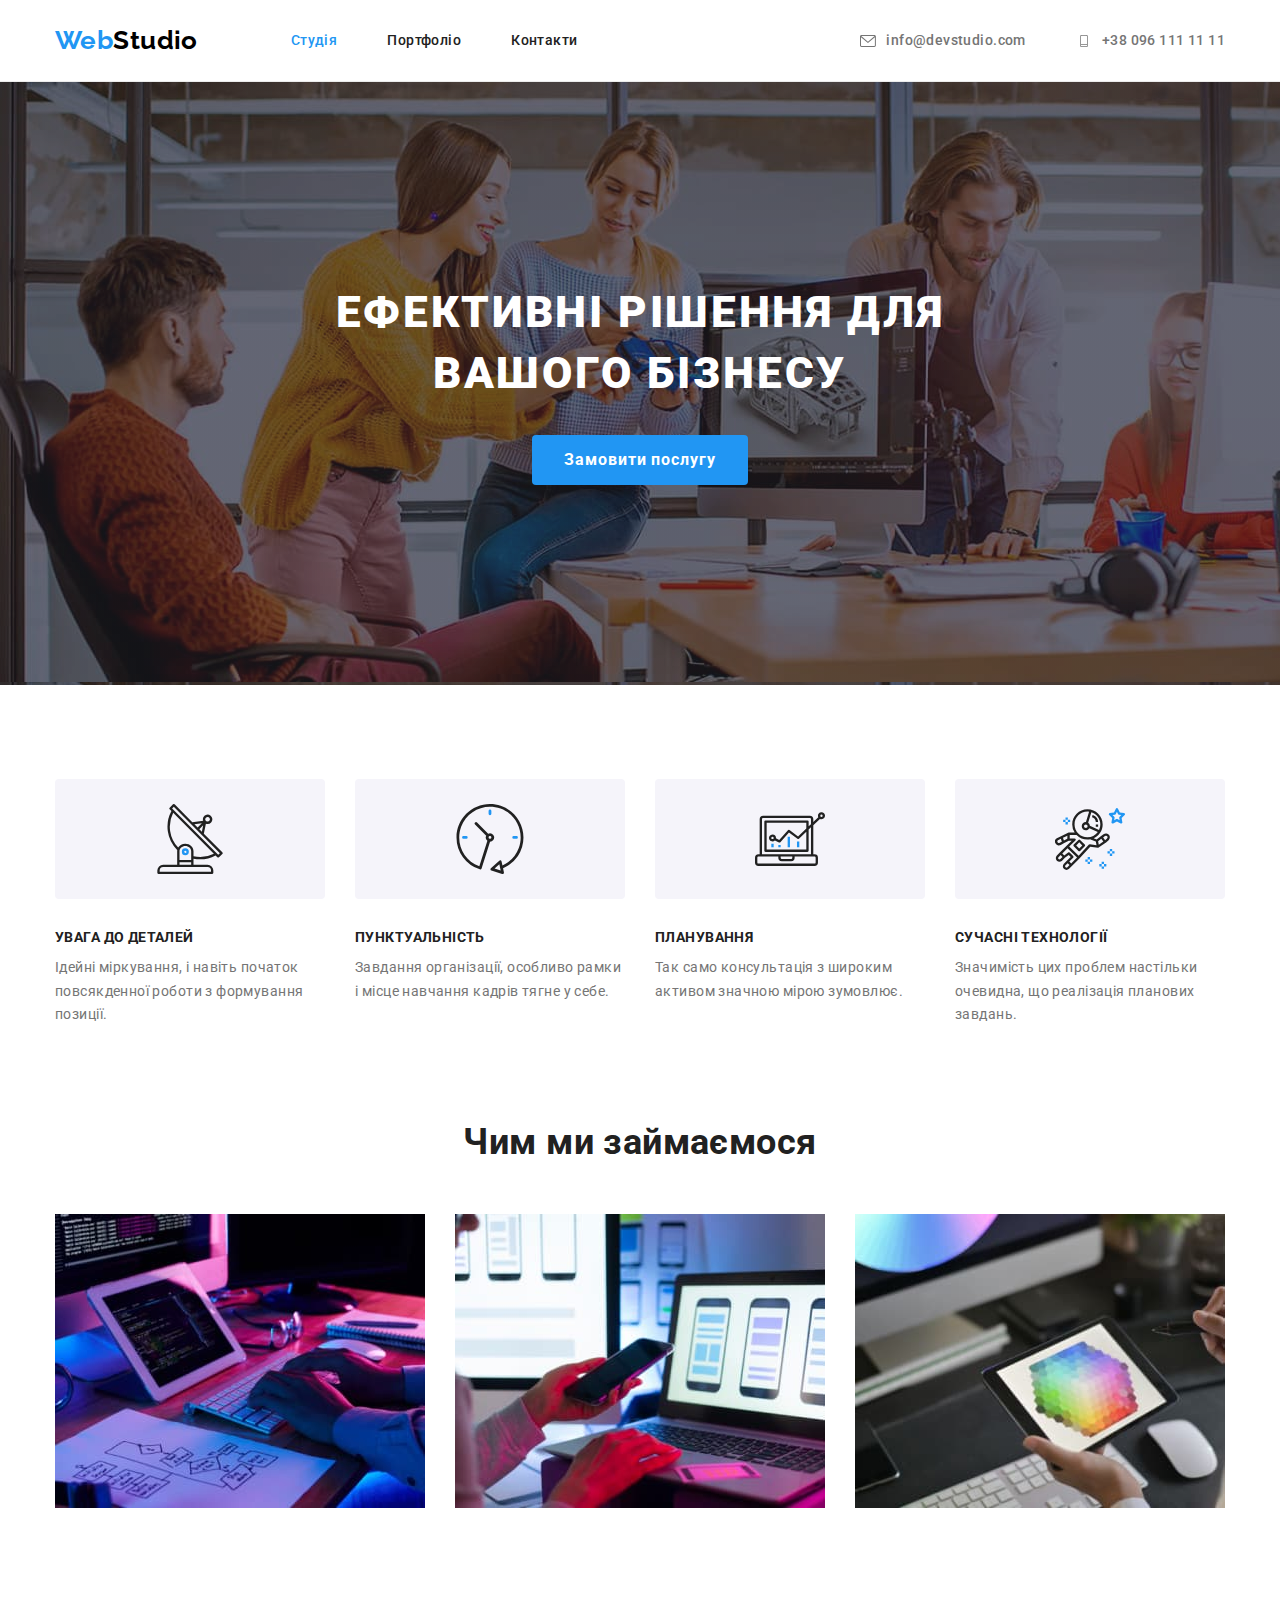
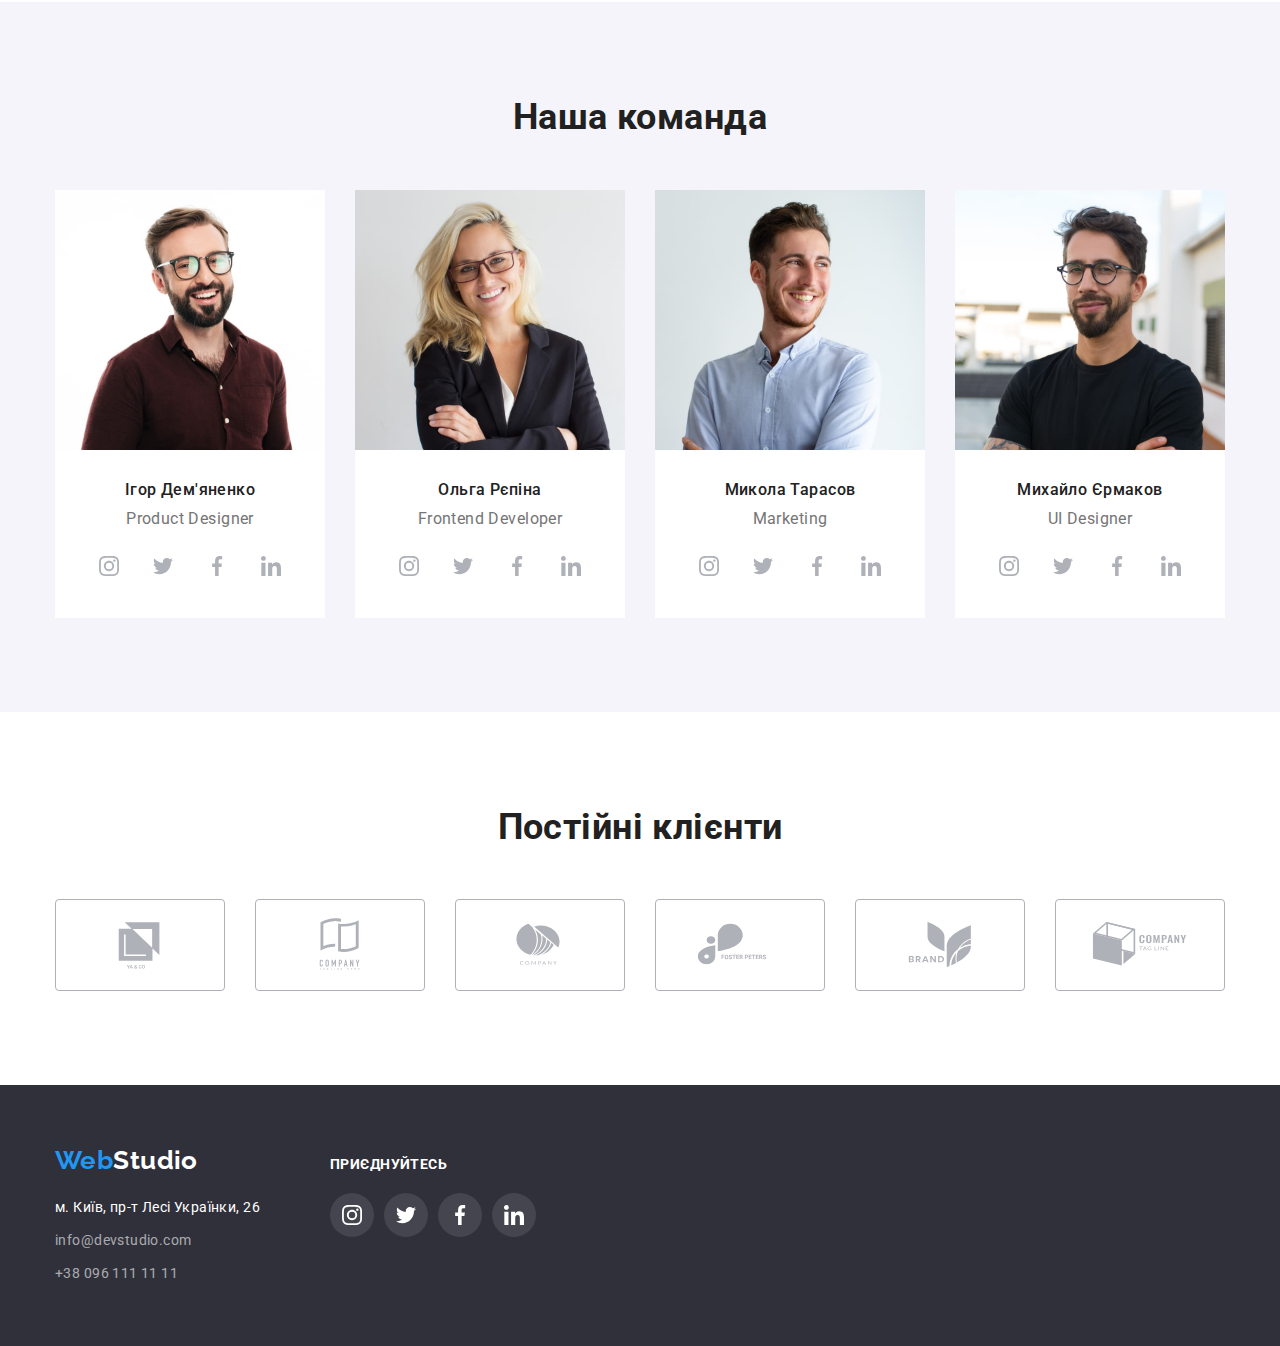
<file: index.html>
<!DOCTYPE html>
<html lang="uk">
  <head>
    <meta charset="UTF-8" />
    <meta http-equiv="X-UA-Compatible" content="IE=edge" />
    <meta name="viewport" content="width=device-width, initial-scale=1.0" />
    <title>Веб Студія</title>
    <link rel="preconnect" href="https://fonts.googleapis.com" />
    <link rel="preconnect" href="https://fonts.gstatic.com" crossorigin />
    <link
      href="https://fonts.googleapis.com/css2?family=Raleway:wght@700&family=Roboto:wght@400;500;700;900&display=swap"
      rel="stylesheet"
    />
    <link
      rel="stylesheet"
      href="https://cdnjs.cloudflare.com/ajax/libs/modern-normalize/1.1.0/modern-normalize.min.css"
    />
    <link rel="stylesheet" href="./css/style.css" />
  </head>
  <body>
    <header class="header">
      <div class="container main-nav">
        <nav class="main-nav">
          <a href="./index.html" class="logo" lang="en"
            ><span class="web">Web</span>Studio</a
          >
          <ul class="menu">
            <li class="item">
              <a href="./index.html" class="link current">Студія</a>
            </li>
            <li class="item">
              <a href="./portfolio.html" class="link">Портфоліо</a>
            </li>
            <li class="item"><a href="" class="link">Контакти</a></li>
          </ul>
        </nav>
        <ul class="contact-header">
          <li class="item mail">
            <a href="mailto:info@devstudio.com" class="link"
              >
              <svg class="cont">
                <use href="./images/icons.svg#icon-mail"></use>
              </svg>
              info@devstudio.com</a
            >
          </li>
          <li class="item tel">
            <a href="tel:+380961111111" class="link"> <svg class="cont">
              <use href="./images/icons.svg#icon-tel"></use>
            </svg>+38 096 111 11 11</a>
          </li>
        </ul>
      </div>
    </header>
    <main>
      <section class="hero">
        <div class="container">
          <h1 class="hero-title">Ефективні рішення для вашого бізнесу</h1>
          <button type="button" class="hero-button">Замовити послугу</button>
        </div>
      </section>
      <section class="section section-studia plus">
        <div class="container">
          <h2 class="title none">Наші плюси</h2>
          <ul class="pluses">
            <li class="pluses-box">
              <div class="icon-pluses-box">
                <svg class="icon-pluses">
                  <use
                    href="./images/icons.svg#icon-antenna"></use>
                </svg>
              </div>
              <h3 class="small-title">увага до деталей</h3>
              <p class="text">
                Ідейні міркування, і навіть початок повсякденної роботи з
                формування позиції.
              </p>
            </li>
            <li class="pluses-box">
              <div class="icon-pluses-box">
                  <svg class="icon-pluses">
                      <use href="./images/icons.svg#icon-clock"></use>
                    </svg>
              </div>
              <h3 class="small-title">пунктуальність</h3>
              <p class="text">
                Завдання організації, особливо рамки і місце навчання кадрів
                тягне у себе.
              </p>
            </li>
            <li class="pluses-box">
              <div class="icon-pluses-box">
                <svg class="icon-pluses">
                    <use href="./images/icons.svg#icon-diagram"></use>
                  </svg>
            </div>
              <h3 class="small-title">планування</h3>
              <p class="text">
                Так само консультація з широким активом значною мірою зумовлює.
              </p>
            </li>
            <li class="pluses-box">
              <div class="icon-pluses-box">
                <svg class="icon-pluses">
                    <use href="./images/icons.svg#icon-astronaut"></use>
                  </svg>
            </div>
              <h3 class="small-title">сучасні технології</h3>
              <p class="text">
                Значимість цих проблем настільки очевидна, що реалізація
                планових завдань.
              </p>
            </li>
          </ul>
        </div>
      </section>
      <section class="section section-studia">
        <div class="container work">
          <h2 class="title">Чим ми займаємося</h2>
          <ul class="list">
            <li>
              <img src="./images/web.jpg" alt="веб розробка" width="370" />
            </li>
            <li>
              <img src="./images/development.jpg" alt="розробка" width="370" />
            </li>
            <li>
              <img src="./images/design.jpg" alt="веб дизайн" width="370" />
            </li>
          </ul>
        </div>
      </section>
      <section class="section section-studia section-team">
        <div class="container">
          <h2 class="title">Наша команда</h2>
          <ul class="team">
            <li class="listed">
              <img src="./images/igor.jpg" alt="Ігор Дем'яненко" width="270" />
              <div class="team-list">
                <h3 class="name">Ігор Дем'яненко</h3>
              <p class="job" lang="en">Product Designer</p>
              <ul class="social-sites">
                <li>
                  <a href="https://www.instagram.com/" target="_blank" rel="noreferrer noopener" class="social-sites-link">        
                  <svg class="social-icon">
                    <use href="./images/icons.svg#icon-instagram"></use>
                  </svg>
              </a>
            </li>
               <li>
                <a href="https://twitter.com/?lang=ru" target="_blank" rel="noreferrer noopener" class="social-sites-link">
                  <svg class="social-icon">
                    <use href="./images/icons.svg#icon-twitter"></use>
                  </svg>
                </a>
               </li>
                <li>
                  <a href="https://uk-ua.facebook.com/" target="_blank" rel="noreferrer noopener" class="social-sites-link">
                    <svg class="social-icon">
                      <use href="./images/icons.svg#icon-facebook"></use>
                    </svg>
                  </a>
                </li>
                <li>
                  <a href="https://ua.linkedin.com/" target="_blank" rel="noreferrer noopener" class="social-sites-link">
                    <svg class="social-icon">
                      <use href="./images/icons.svg#icon-linkedin"></use>
                    </svg>
                  </a>
                </li>
              </ul>
              </div>
            </li>
            <li class="listed">
              <img src="./images/olga.jpg" alt="Ольга Рєпіна" width="270" />
              <div class="team-list">
              <h3 class="name">Ольга Рєпіна</h3>
              <p class="job" lang="en">Frontend Developer</p>
              <ul class="social-sites">
                <li>
                  <a href="https://www.instagram.com/" target="_blank" rel="noreferrer noopener" class="social-sites-link">        
                  <svg class="social-icon">
                    <use href="./images/icons.svg#icon-instagram"></use>
                  </svg>
              </a>
            </li>
               <li>
                <a href="https://twitter.com/?lang=ru" target="_blank" rel="noreferrer noopener" class="social-sites-link">
                  <svg class="social-icon">
                    <use href="./images/icons.svg#icon-twitter"></use>
                  </svg>
                </a>
               </li>
                <li>
                  <a href="https://uk-ua.facebook.com/" target="_blank" rel="noreferrer noopener" class="social-sites-link">
                    <svg class="social-icon">
                      <use href="./images/icons.svg#icon-facebook"></use>
                    </svg>
                  </a>
                </li>
                <li>
                  <a href="https://ua.linkedin.com/" target="_blank" rel="noreferrer noopener" class="social-sites-link">
                    <svg class="social-icon">
                      <use href="./images/icons.svg#icon-linkedin"></use>
                    </svg>
                  </a>
                </li>
              </ul>
            </div>
            </li>
            <li class="listed">
              <img src="./images/mikola.jpg" alt="Микола Тарасов" width="270" />
              <div class="team-list">
              <h3 class="name">Микола Тарасов</h3>
              <p class="job" lang="en">Marketing</p>
              <ul class="social-sites">
                <li>
                  <a href="https://www.instagram.com/" target="_blank" rel="noreferrer noopener" class="social-sites-link">        
                  <svg class="social-icon">
                    <use href="./images/icons.svg#icon-instagram"></use>
                  </svg>
              </a>
            </li>
               <li>
                <a href="https://twitter.com/?lang=ru" target="_blank" rel="noreferrer noopener" class="social-sites-link">
                  <svg class="social-icon">
                    <use href="./images/icons.svg#icon-twitter"></use>
                  </svg>
                </a>
               </li>
                <li>
                  <a href="https://uk-ua.facebook.com/" target="_blank" rel="noreferrer noopener" class="social-sites-link">
                    <svg class="social-icon">
                      <use href="./images/icons.svg#icon-facebook"></use>
                    </svg>
                  </a>
                </li>
                <li>
                  <a href="https://ua.linkedin.com/" target="_blank" rel="noreferrer noopener" class="social-sites-link">
                    <svg class="social-icon">
                      <use href="./images/icons.svg#icon-linkedin"></use>
                    </svg>
                  </a>
                </li>
              </ul>
            </div>
            </li>
            <li class="listed">
              <img src="./images/micha.jpg" alt="Михайло Єрмаков" width="270" />
              <div class="team-list">
              <h3 class="name">Михайло Єрмаков</h3>
              <p class="job" lang="en">UI Designer</p>
              <ul class="social-sites">
                <li>
                  <a href="https://www.instagram.com/" target="_blank" rel="noreferrer noopener" class="social-sites-link">        
                  <svg class="social-icon">
                    <use href="./images/icons.svg#icon-instagram"></use>
                  </svg>
              </a>
            </li>
               <li>
                <a href="https://twitter.com/?lang=ru" target="_blank" rel="noreferrer noopener" class="social-sites-link">
                  <svg class="social-icon">
                    <use href="./images/icons.svg#icon-twitter"></use>
                  </svg>
                </a>
               </li>
                <li>
                  <a href="https://uk-ua.facebook.com/" target="_blank" rel="noreferrer noopener" class="social-sites-link">
                    <svg class="social-icon">
                      <use href="./images/icons.svg#icon-facebook"></use>
                    </svg>
                  </a>
                </li>
                <li>
                  <a href="https://ua.linkedin.com/" target="_blank" rel="noreferrer noopener" class="social-sites-link">
                    <svg class="social-icon">
                      <use href="./images/icons.svg#icon-linkedin"></use>
                    </svg>
                  </a>
                </li>
              </ul>
            </li>
          </ul>
        </div>
        </div>
      </section>
      <section class="section section-studia sectin-clients">
        <div class="container">
        <h2 class="title">Постійні клієнти</h2>
        <ul class="clients-list">
          <li class="client-list">
            <a href="" class="clients-link">        
              <svg class="clients-icon">
                <use href="./images/icons.svg#icon-client-1"></use>
              </svg>
          </a>
          </li>
          <li class="client-list">
            <a href="" class="clients-link">        
              <svg class="clients-icon">
                <use href="./images/icons.svg#icon-client-2"></use>
              </svg>
          </a>
          </li>
        <li class="client-list">
          <a href="" class="clients-link">        
            <svg class="clients-icon">
              <use href="./images/icons.svg#icon-client-3"></use>
            </svg>
        </a>
        </li>
      <li class="client-list">
        <a href="" class="clients-link">        
          <svg class="clients-icon">
            <use href="./images/icons.svg#icon-client-4"></use>
          </svg>
      </a>
      </li>
    <li class="client-list">
      <a href="" class="clients-link">        
        <svg class="clients-icon">
          <use href="./images/icons.svg#icon-client-5"></use>
        </svg>
    </a>
    </li>
  <li class="client-list">
    <a href="" class="clients-link">        
      <svg class="clients-icon">
        <use href="./images/icons.svg#icon-client-6"></use>
      </svg>
  </a>
  </li>
        </ul>
        </div>
      </section>
    </main>
    <footer class="footer">
      <div class="container footer-container">
        <div>
        <a href="./index.html" lang="en" class="logo-footer"
          ><span class="web">Web</span>Studio</a
        >
        <address>
          <ul class="contact-footer">
            <li class="address">
              <a
                href="https://www.google.com/maps/d/viewer?hl=ru&ie=UTF8&msa=0&ll=50.43647800000004%2C30.527334000000003&spn=0%2C0&source=embed&mid=1IC2cPqot0qdUVytNvd6RFveTOpM&z=17"
                target="_blank"
                rel="noreferrer noopener"
                class="link address"
                >м. Київ, пр-т Лесі Українки, 26</a
              >
            </li>
            <li class="address">
              <a href="mailto:info@devstudio.com" class="link"
                >info@devstudio.com</a
              >
            </li>
            <li>
              <a href="tel:+380961111111" class="link last"
                >+38 096 111 11 11</a
              >
            </li>
          </ul>
        </address>
      </div>
        <div class="social-footer"><p class="join">приєднуйтесь</p>
        <ul class="social-sites-footer">
          <li class="soc">
            <a href="https://www.instagram.com/" target="_blank" rel="noreferrer noopener"  class="social-sites-link">        
              <svg class="social-icon">
                <use href="./images/icons.svg#icon-instagram"></use>
              </svg>
          </a>
          </li>
          <li class="soc">
            <a href="https://twitter.com/?lang=ru" target="_blank" rel="noreferrer noopener" class="social-sites-link">
              <svg class="social-icon">
                <use href="./images/icons.svg#icon-twitter"></use>
              </svg>
            </a>
          </li>
          <li class="soc">
            <a href="https://uk-ua.facebook.com/" target="_blank" rel="noreferrer noopener" class="social-sites-link">
              <svg class="social-icon">
                <use href="./images/icons.svg#icon-facebook"></use>
              </svg>
            </a>
          </li>
          <li class="soc">
            <a href="https://ua.linkedin.com/" target="_blank" rel="noreferrer noopener" class="social-sites-link">
              <svg class="social-icon">
                <use href="./images/icons.svg#icon-linkedin"></use>
              </svg>
            </a>
          </li>
        </ul>
        </div>
      </div>
    </footer>
  </body>
</html>
</file>
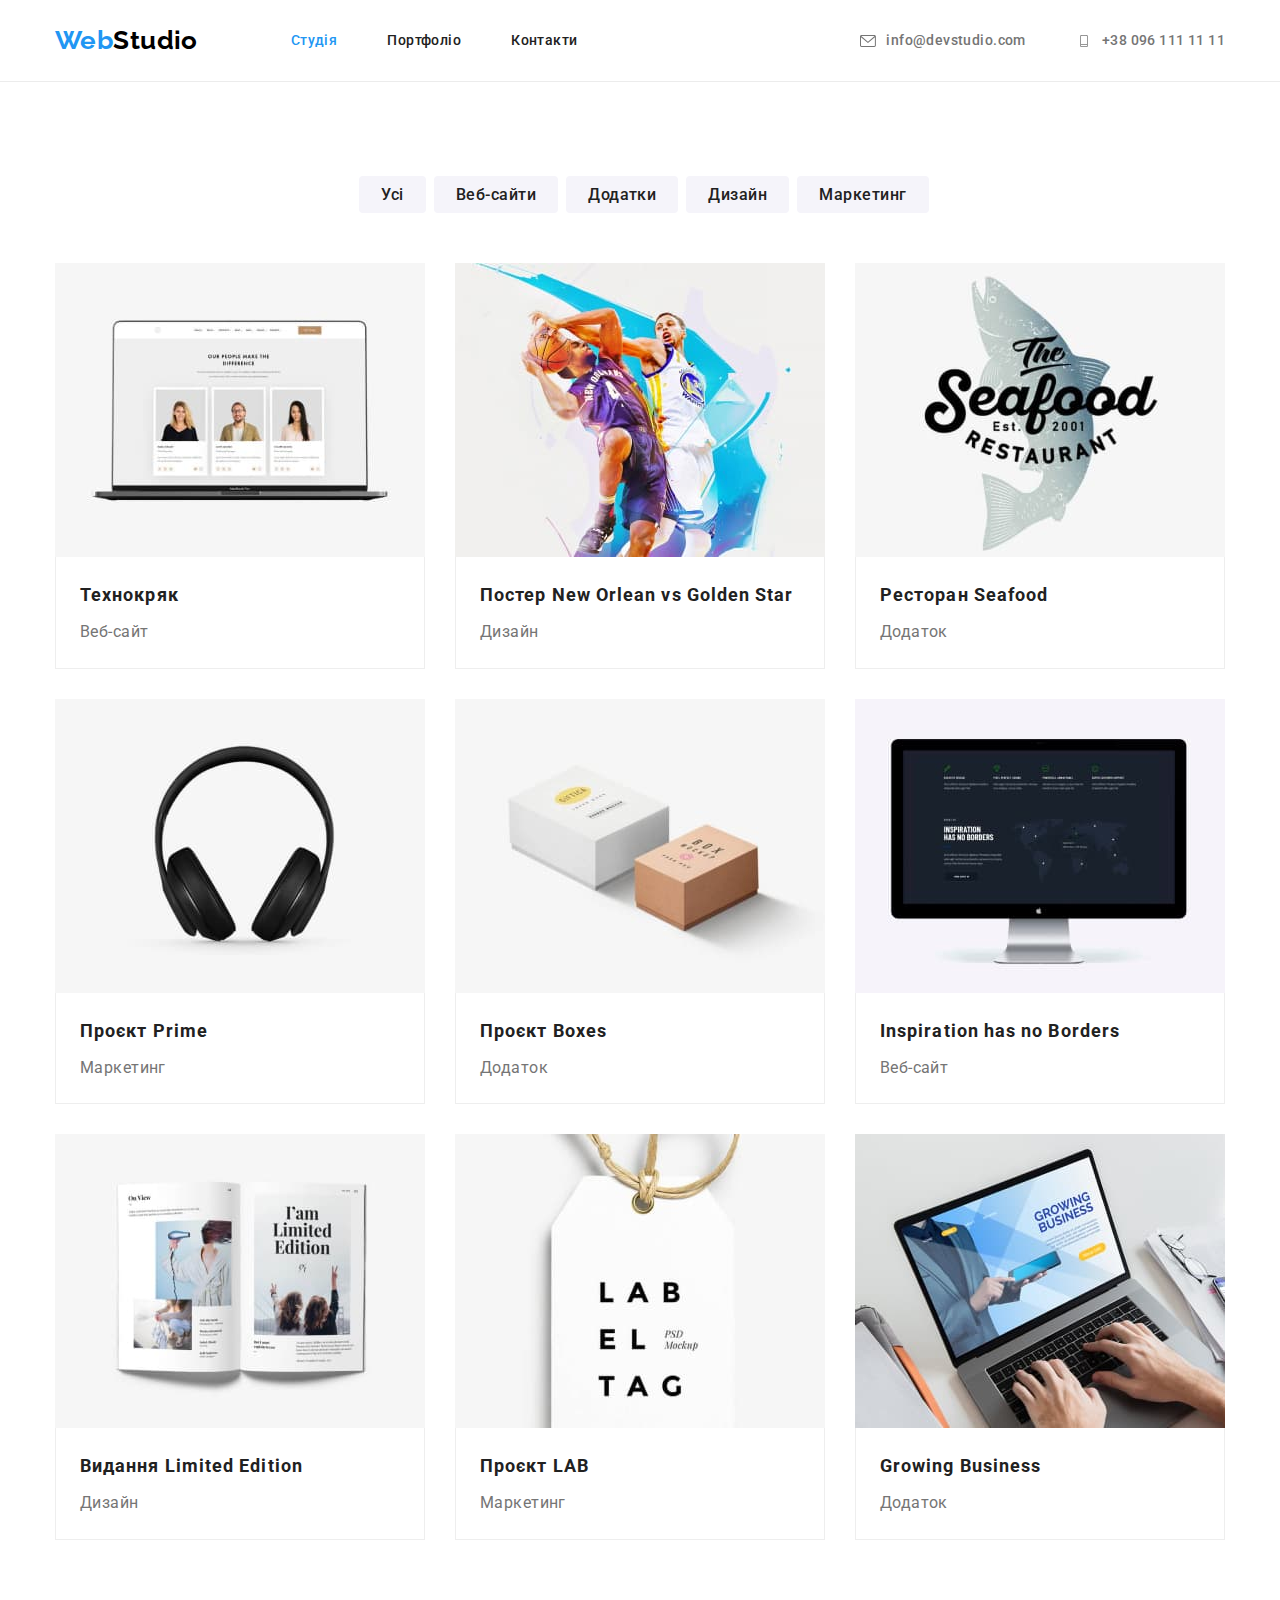
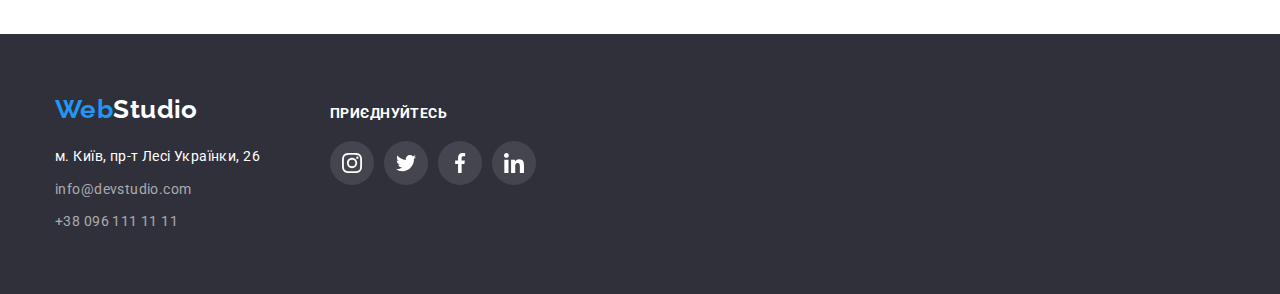
<file: portfolio.html>
<!DOCTYPE html>
<html lang="uk">
  <head>
    <meta charset="UTF-8" />
    <meta http-equiv="X-UA-Compatible" content="IE=edge" />
    <meta name="viewport" content="width=device-width, initial-scale=1.0" />
    <title>Портфоліо</title>
    <link rel="preconnect" href="https://fonts.googleapis.com" />
    <link rel="preconnect" href="https://fonts.gstatic.com" crossorigin />
    <link
      href="https://fonts.googleapis.com/css2?family=Raleway:wght@700&family=Roboto:wght@400;500;700;900&display=swap"
      rel="stylesheet" />
      <link rel="stylesheet" href="https://cdnjs.cloudflare.com/ajax/libs/modern-normalize/1.1.0/modern-normalize.min.css">
    <link rel="stylesheet" href="./css/style.css" />
  </head>
  <body>
    <header class="header">
      <div class="container main-nav">
        <nav class="main-nav">
          <a href="./index.html" class="logo" lang="en"
            ><span class="web">Web</span>Studio</a
          >
          <ul class="menu">
            <li class="item">
              <a href="./index.html" class="link current">Студія</a>
            </li>
            <li class="item">
              <a href="./portfolio.html" class="link">Портфоліо</a>
            </li>
            <li class="item"><a href="" class="link">Контакти</a></li>
          </ul>
        </nav>
        <ul class="contact-header">
          <li class="item mail">
            <a href="mailto:info@devstudio.com" class="link"
              >
              <svg class="cont">
                <use href="./images/icons.svg#icon-mail"></use>
              </svg>
              info@devstudio.com</a
            >
          </li>
          <li class="item tel">
            <a href="tel:+380961111111" class="link"> <svg class="cont">
              <use href="./images/icons.svg#icon-tel"></use>
            </svg>+38 096 111 11 11</a>
          </li>
        </ul>
      </div>
    </header>
    <main>
      <section class="section">
      <h1 class="none">список карток</h1>
      <div class="container">
        <ul class="filtrs">
          <li><button type="button" class="button">Усі</button></li>
          <li><button type="button" class="button">Веб-сайти</button></li>
          <li><button type="button" class="button">Додатки</button></li>
          <li><button type="button" class="button">Дизайн</button></li>
          <li><button type="button" class="button">Маркетинг</button></li>
        </ul>
      </div>
        <div class="container">
          <ul class="list-filters">
            <li class="list-card">
              <a href="" class="card">
                <img src="./images/krayk.jpg" alt="Технокряк" width="370" />
                <div class="cards">
                  <h2 class="service-name">Технокряк</h2>
                <p class="service-type">Веб-сайт</p>
                </div>
              </a>
            </li>
            <li class="list-card">
              <a href="" class="card">
                <img src="./images/poster.jpg" alt="Постер" width="370" />
                <div class="cards">
                  <h2 class="service-name">
                    Постер <span lang="en">New Orlean vs Golden Star</span>
                  </h2>
                  <p class="service-type">Дизайн</p>
                </div>
              </a>
            </li>
            <li class="list-card">
              <a href="" class="card">
                <img src="./images/seafoot.jpg" alt="ресторан" width="370" />
                <div class="cards">
                  <h2 class="service-name">
                    Ресторан <span lang="en">Seafood</span>
                  </h2>
                  <p class="service-type">Додаток</p>
                </div>
              </a>
            </li>
            <li class="list-card">
              <a href="" class="card">
                <img src="./images/prime.jpg" alt="проєкти" width="370" />
                <div class="cards">
                  <h2 class="service-name">Проєкт <span lang="en">Prime</span></h2>
                <p class="service-type">Маркетинг</p>
                </div>
              </a>
            </li>
            <li class="list-card">
              <a href="" class="card">
                <img src="./images/boxes.jpg" alt="додатки" width="370" />
                <div class="cards">
                  <h2 class="service-name">Проєкт <span lang="en">Boxes</span></h2>
                <p class="service-type">Додаток</p>
                </div>
              </a>
            </li>
            <li class="list-card">
              <a href="" class="card">
                <img src="./images/inspiration.jpg" alt="веб-сайти" width="370" />
                <div class="cards">
                  <h2 class="service-name">
                    <span lang="en">Inspiration has no Borders</span>
                  </h2>
                  <p class="service-type">Веб-сайт</p>
                </div>
              </a>
            </li>
            <li class="list-card">
              <a href="" class="card">
                <img src="./images/limited.jpg" alt="видання" width="370" />
                <div class="cards">
                  <h2 class="service-name">
                    Видання <span lang="en">Limited Edition</span>
                  </h2>
                  <p class="service-type">Дизайн</p>
                </div>
              </a>
            </li>
            <li class="list-card">
              <a href="" class="card">
                <img src="./images/lab.jpg" alt="маркетинг" width="370" />
                <div class="cards">
                  <h2 class="service-name">Проєкт <span lang="en">LAB</span></h2>
                <p class="service-type">Маркетинг</p>
                </div>
              </a>
            </li>
            <li class="list-card">
              <a href="" class="card">
                <img src="./images/growing.jpg" alt="додаток" width="370" />
                <div class="cards">
                  <h2 class="service-name">
                    <span lang="en">Growing Business</span>
                  </h2>
                  <p class="service-type">Додаток</p>
                </div>
              </a>
            </li>
            
          </ul>
        </div>
      </section>
    </main>
    <footer class="footer">
      <div class="container footer-container">
        <div>
        <a href="./index.html" lang="en" class="logo-footer"
          ><span class="web">Web</span>Studio</a
        >
        <address>
          <ul class="contact-footer">
            <li class="address">
              <a
                href="https://www.google.com/maps/d/viewer?hl=ru&ie=UTF8&msa=0&ll=50.43647800000004%2C30.527334000000003&spn=0%2C0&source=embed&mid=1IC2cPqot0qdUVytNvd6RFveTOpM&z=17"
                target="_blank"
                rel="noreferrer noopener"
                class="link address"
                >м. Київ, пр-т Лесі Українки, 26</a
              >
            </li>
            <li class="address">
              <a href="mailto:info@devstudio.com" class="link"
                >info@devstudio.com</a
              >
            </li>
            <li>
              <a href="tel:+380961111111" class="link last"
                >+38 096 111 11 11</a
              >
            </li>
          </ul>
        </address>
      </div>
        <div class="social-footer"><p class="join">приєднуйтесь</p>
        <ul class="social-sites-footer">
          <li class="soc">
            <a href="https://www.instagram.com/" target="_blank" rel="noreferrer noopener"  class="social-sites-link">        
              <svg class="social-icon">
                <use href="./images/icons.svg#icon-instagram"></use>
              </svg>
          </a>
          </li>
          <li class="soc">
            <a href="https://twitter.com/?lang=ru" target="_blank" rel="noreferrer noopener" class="social-sites-link">
              <svg class="social-icon">
                <use href="./images/icons.svg#icon-twitter"></use>
              </svg>
            </a>
          </li>
          <li class="soc">
            <a href="https://uk-ua.facebook.com/" target="_blank" rel="noreferrer noopener" class="social-sites-link">
              <svg class="social-icon">
                <use href="./images/icons.svg#icon-facebook"></use>
              </svg>
            </a>
          </li>
          <li class="soc">
            <a href="https://ua.linkedin.com/" target="_blank" rel="noreferrer noopener" class="social-sites-link">
              <svg class="social-icon">
                <use href="./images/icons.svg#icon-linkedin"></use>
              </svg>
            </a>
          </li>
        </ul>
        </div>
      </div>
    </footer>
  </body>
</html>
</file>
<file: css/style.css>
/* font-family: 'Oleo Script', cursive;
font-family: 'Raleway', sans-serif;
font-family: 'Roboto', sans-serif; */
:root {
  --logo-color: #000000;
  --primary-text-color: #757575;
  --title-text-color: #212121;
  --accent-color: #2196f3;
  --header-bg-color: #ffffff;
  --primary-bg-color: #f5f5f5;
  --secondary-bg-color: #f5f4fa;
  --hero-bg-color: #2f303a;
  --contact-footer-color: rgba(255, 255, 255, 0.6);
  --color-button-filters: rgba(33, 33, 33, 1);
  --border-header-color: rgba(236, 236, 236, 1);
}

body {
  font-family: 'Roboto', sans-serif;
  font-size: 14px;
  line-height: 1.2;
  letter-spacing: 0.03em;
  color: var(--primary-text-color);
  background-color: var(--header-bg-color);
}

h1,
h2,
h3,
h4,
h5,
h6 {
  margin: 0;
}

img {
  display: block;
  max-width: 100%;
  height: auto;
}
/* прибираємо зайвий заголовок з головної сторінки */
.none {
    position: absolute;
    width: 1px;
    height: 1px;
    margin: -1px;
    border: 0;
    padding: 0;
    clip: rect(0 0 0 0);
    overflow: hidden;
  }

ul {
  margin: 0;
  padding: 0;
  list-style: none;
}

a {
  text-decoration: none;
}

/* хедер */

.header {
  border-bottom: 1px solid var(--border-header-color);
}

.logo {
  display: block;
  margin-left: 0;
  margin-right: 93px;

  font-family: 'Raleway', sans-serif;
  font-weight: 700;
  font-size: 26px;
  color: var(--logo-color);
}

.web {
  color: var(--accent-color);
}

/* меню */

.link.current {
  color: var(--accent-color);
}

.menu {
  display: flex;
}

.main-nav {
  display: flex;
  align-items: center;
}

.menu li + li {
  margin-left: 50px;
}

/* .menu li:not(:last-child) {
  margin-right: 50px;
} */
/* .menu li {
  margin-right: 50px;
}

.menu li:last-child {
  margin-right: 0;
} */

.menu a {
  display: block;
  padding-top: 32px;
  padding-bottom: 32px;
  font-weight: 500;
  color: var(--title-text-color);
}

.menu .link:hover,
.menu .link:focus {
  color: var(--accent-color);
}

/* контакти хедера*/

.contact-header {
  display: flex;
  margin-left: auto; 
}

.contact-header .item {
  color: #757575;
}

.contact-header .item + .item {
  margin-left: 50px;
}

.contact-header .link {
  width: 100%;
  display: flex;
  align-items: center;
  font-weight: 500;
  color: currentColor;
}

.mail {
  height: 16px;
}

.tel {
  height: 16px;
}

.cont {
  width: 16px;
  height: 12px;
  margin-right: 10px;
  fill: currentColor;
}

.cont:hover,
.cont:focus {
  fill: var(--accent-color);
}

.contact-header .link:hover,
.contact-header .link:focus {
  color: var(--accent-color);
}

/* main */

/* секції */

.section {
  padding-top: 94px;
  padding-bottom: 94px;
}

/* герой */

.hero {
  display: flex;
  margin-left: auto;
  margin-right: auto;
  padding-top: 200px;
  padding-bottom: 200px;
  max-width: 1600px;
  min-height: 600px;
  background-image: linear-gradient(
    to right,
    rgba(47, 48, 58, 0.4),
    rgba(47, 48, 58, 0.4)
  ), url(../images/fon-hero.jpg);
  background-color: rgba(196, 196, 196, 1);
}

.hero-title {
  margin-left: auto;
  margin-right: auto;
  width: 696px;
  font-weight: 900;
  font-size: 44px;
  line-height: 1.4;
  letter-spacing: 0.06em;
  color: var(--header-bg-color);
  text-align: center;
  text-transform: uppercase;
}

.hero-button {
  display: block;
  min-width: 216px;
  height: 50px;
  margin-top: 30px;
  margin-left: auto;
  margin-right: auto;
  padding: 0;
  border-radius: 4px;
  border: none;

  cursor: pointer;

  font-weight: 700;
  font-size: 16px;
  line-height: 1.9;
  letter-spacing: 0.06em;
  text-align: center;
  color: var(--header-bg-color);
  background-color: var(--accent-color);
}

.hero-button:hover,
.hero-button:focus {
  width: 216px;
  height: 50px;
  margin-left: auto;
  margin-right: auto;
  margin-top: 30px;
}
/* Наші плюси */

.section.plus {
  padding-bottom: 0;
}

.pluses {
  display: flex;
  justify-content: center;
}

.pluses-box {
  width: 270px;
}

.pluses-box + .pluses-box {
  margin-left: 30px;
}

.section-studia .title {
  margin-top: 0;
  margin-bottom: 50px;
  font-weight: 700;
  font-size: 36px;
  text-align: center;
  color: var(--title-text-color);
}

.small-title {
  margin-top: 0;
  margin-bottom: 0;
  font-weight: 700;
  font-size: 14px;
  text-transform: uppercase;
  color: var(--title-text-color);
}

.text {
  margin-top: 10px;
  margin-bottom: 0;
  line-height: 1.7;
}

/* чим ми займаємося */

.work .list {
  display: flex;
  margin-top: 50px;
}

.list li + li {
  margin-left: 30px;
}
/* наша команда */

.section.section-studia.section-team {
  background-color: var(--secondary-bg-color);
}

.listed {
  background-color: var(--header-bg-color);
}

.team-list {
  padding-top: 30px;
  padding-bottom: 30px;
}

.social-sites li {
  width: 44px;
  height: 44px;
  background-color: var(--header-bg-color);
}

.social-sites li:not(:last-child) {
  margin-right: 10px;
}

.team {
  display: flex;
  justify-content: center;
}

.team .listed + .listed {
  margin-left: 30px;
}
.name {
  margin-bottom: 0;
  font-weight: 500;
  font-size: 16px;
  text-align: center;
  color: var(--title-text-color);
}

.job {
  margin-top: 10px;
  margin-bottom: 16px;
  font-size: 16px;
  text-align: center;
}

/* футер */

.footer {
  padding-top: 60px;
  padding-bottom: 60px;
  background-color: var(--hero-bg-color);
}

.logo-footer {
  display: inline-block;
  margin-bottom: 20px;
  font-family: 'Raleway', sans-serif;
  font-weight: 700;
  font-size: 26px;
  color: var(--header-bg-color);
}

.contact-footer .address {
  margin-bottom: 9px;
}

.contact-footer .link {
  font-style: normal;
  line-height: 1.7;
  color: var(--contact-footer-color);
}

.link.last {
  padding: 0;
}

.link.address {
  color: var(--header-bg-color);
}

.contact-footer .link:hover,
.contact-footer .link:focus {
  color: var(--accent-color);
}

/* портфоліо */

/* фільтри */

.filtrs {
  display: flex;
  justify-content: center;
}

.filtrs .button {
  margin-left: 8px;
  padding: 6px 22px;
  border-radius: 4px;
  border: none;

  font-family: 'Roboto', sans-serif;
  font-weight: 500;
  font-size: 16px;
  line-height: 1.6;
  letter-spacing: 0.03em;
  text-align: center;
  color: var(--color-button-filters);
  background-color: var(--secondary-bg-color);
}

/* фільтри ховер і фокус */

.filtrs .button:hover,
.filtrs .button:focus {
  box-shadow: 0px 3px 1px rgba(0, 0, 0, 0.1), 0px 1px 2px rgba(0, 0, 0, 0.08),
    0px 2px 2px rgba(0, 0, 0, 0.12);
  color: var(--header-bg-color);
  background-color: var(--accent-color);
}

/* результат фільтра */

.list-filters {
  display: flex;
  flex-wrap: wrap;
  gap: 30px;
  margin-top: 50px;
}

/* .list-filters .list-card + .list-card {
  margin-left: 30px;
} */

.list-card {
  flex-basis: calc((100% - 60px) / 3);
}

.card:hover,
.card:focus {
  box-shadow: 0px 1px 1px rgba(0, 0, 0, 0.12), 0px 4px 4px rgba(0, 0, 0, 0.06), 1px 4px 6px rgba(0, 0, 0, 0.16);
}

.cards {
  padding: 20px 24px;
  background-color: var(--header-bg-color);
  border-left: 1px solid #eeeeee;
  border-right: 1px solid #eeeeee;
  border-bottom: 1px solid #eeeeee;
}

.card {
  display: block;
}

.card .service-name {
  margin-top: 0;
  margin-bottom: 4px;
  font-weight: 700;
  font-size: 18px;
  line-height: 2;
  letter-spacing: 00.06em;
  color: var(--title-text-color);
}

.service-type {
  margin-top: 0;
  margin-bottom: 0;
  font-size: 16px;
  line-height: 1.9;
  color: var(--primary-text-color);
}

/* контейнери */

.container {
  padding: 0 15px;
  margin-left: auto;
  margin-right: auto;
  width: 1200px;
}

/* стилізація іконок секції плюси */

.icon-pluses-box {
  width: 270px;
  height: 120px;
  margin-bottom: 30px;
  display: flex;
  justify-content: center;
  align-items: center;
  background-color: var(--secondary-bg-color);
  border-radius: 4px;
  /* outline: 1px red solid; */
}

.icon-pluses {
  width: 70px;
  height: 70px;
}
/* 
.mail {
display: flex;
}

.mail-icon {
  width: 16px;
  height: 12px;
} */

/* посилання на соціальні сайти .svg */
.social-sites {
  display: flex;
  justify-content: center;

}

.social-sites-link {
  display: flex;
  width: 100%;
  height: 100%;
  justify-content: center;
  align-items: center;
  border-radius: 50%;
  color: #afb1b8;
  /* outline: 1px solid green; */
}

.social-sites-link:not(:last-child) {
  margin-right: 10px;
}

.social-icon {
  width: 20px;
  height: 20px;
  fill: currentColor;
}

.social-sites-link:hover,
.social-sites-link:focus {
  color: var(--header-bg-color);
  background-color: var(--accent-color);
}
.social-icon:hover,
.social-icon:focus {
  fill: currentColor;
}

/* icons clients */

.clients-list {
  display: flex;
  justify-content: center;
}

.client-list {
  width: 170px;
  height: 92px;
}

.client-list:not(:last-child) {
  margin-right: 30px;
}

.clients-link {
  width: 100%;
  height: 100%;

  display: flex;
  justify-content: center;
  align-items: center;
  border: 1px solid #AFB1B8;
  border-radius: 4px;
  color: #afb1b8;
}

.clients-icon {
  width: 106px;
  height: 60px;
  fill: currentColor;
}

.clients-link:hover,
.clients-link:focus {
  color: var(--accent-color);
  border-color: var(--accent-color);
}

.clients-icon:hover,
.clients-icon:focus {
  fill: currentColor;
}

/* приєднуйтесь футер */

.join {
  margin-top: 0;
  margin-bottom: 20px;

  font-weight: 700;
  text-transform: uppercase;
  color: var(--header-bg-color);
}

.social-footer {
  margin-left: 70px;
}

.footer-container {
  display: flex;
  align-items: baseline;
}

.social-sites-footer {
  display: flex;
  justify-content: center;
}

.soc {
  width: 44px;
  height: 44px;
  margin-bottom: 0;
  border-radius: 50%;
  background-color: rgba(255, 255, 255, 0.1);
}

.soc:not(:last-child) {
  margin-right: 10px;
}

.soc .social-icon {
  fill: var(--header-bg-color);
}
</file>
